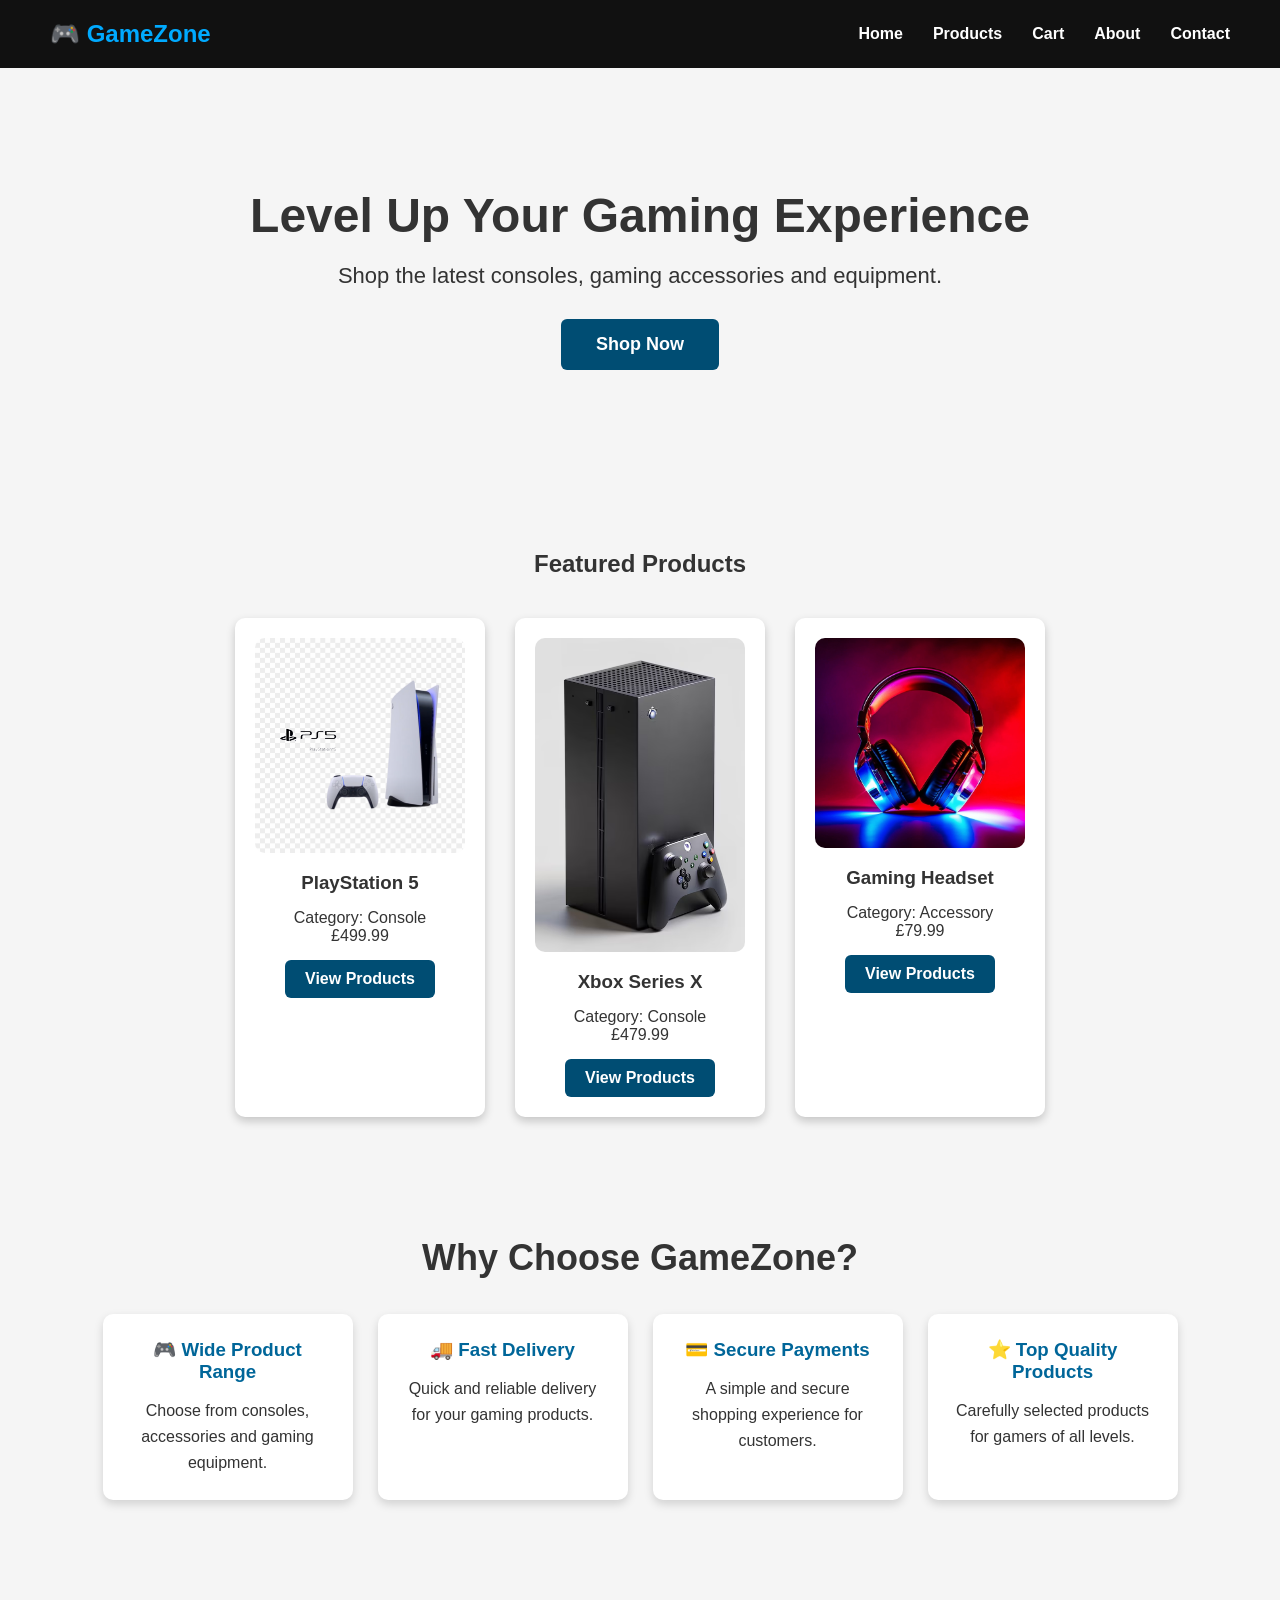
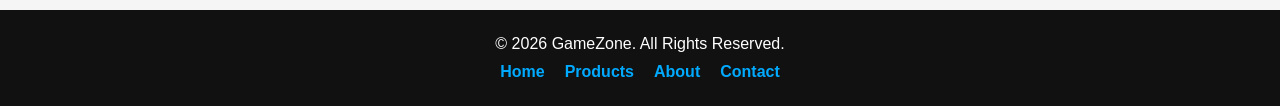
<file: index.html>
<!DOCTYPE html>
<html lang="en">

<head>
    <meta charset="UTF-8">
    <meta name="viewport" content="width=device-width, initial-scale=1.0">

    <meta name="description"
        content="GameZone is an online gaming store selling consoles, accessories and gaming equipment.">

    <title>GameZone - Home</title>

    <link rel="stylesheet" href="css/style.css">
</head>

<body>

    <header>
        <nav class="navbar">

            <div class="logo">
                <h1>🎮 GameZone</h1>
            </div>

            <ul class="nav-links">
                <li><a href="index.html">Home</a></li>
                <li><a href="shop.html">Products</a></li>
                <li><a href="cart.html">Cart</a></li>
                <li><a href="about.html">About</a></li>
                <li><a href="contact.html">Contact</a></li>
            </ul>

        </nav>
    </header>

    <main>

        <section class="hero">

            <h2>Level Up Your Gaming Experience</h2>

            <p>
                Shop the latest consoles, gaming accessories and equipment.
            </p>

            <a href="shop.html" class="hero-button">Shop Now</a>

        </section>

        <section class="featured">

            <h2>Featured Products</h2>

            <div class="products">

                <div class="card">
                    <img src="images/ps5.png" alt="PlayStation 5 console">
                    <h3>PlayStation 5</h3>
                    <p>Category: Console</p>
                    <p>£499.99</p>

                    <a href="shop.html" class="card-link">
                        View Products
                    </a>
                </div>

                <div class="card">
                    <img src="images/xbox.png" alt="Xbox Series X console">
                    <h3>Xbox Series X</h3>
                    <p>Category: Console</p>
                    <p>£479.99</p>

                    <a href="shop.html" class="card-link">
                        View Products
                    </a>
                </div>

                <div class="card">
                    <img src="images/headset.png" alt="Gaming headset">
                    <h3>Gaming Headset</h3>
                    <p>Category: Accessory</p>
                    <p>£79.99</p>

                    <a href="shop.html" class="card-link">
                        View Products
                    </a>
                </div>

            </div>

        </section>

        <section class="why-us">

            <h2>Why Choose GameZone?</h2>

            <div class="features">

                <div class="feature-box">
                    <h3>🎮 Wide Product Range</h3>
                    <p>
                        Choose from consoles, accessories and gaming equipment.
                    </p>
                </div>

                <div class="feature-box">
                    <h3>🚚 Fast Delivery</h3>
                    <p>
                        Quick and reliable delivery for your gaming products.
                    </p>
                </div>

                <div class="feature-box">
                    <h3>💳 Secure Payments</h3>
                    <p>
                        A simple and secure shopping experience for customers.
                    </p>
                </div>

                <div class="feature-box">
                    <h3>⭐ Top Quality Products</h3>
                    <p>
                        Carefully selected products for gamers of all levels.
                    </p>
                </div>

            </div>

        </section>

    </main>

    <footer>
        <p>&copy; 2026 GameZone. All Rights Reserved.</p>

        <div class="footer-links">
            <a href="index.html">Home</a>
            <a href="shop.html">Products</a>
            <a href="about.html">About</a>
            <a href="contact.html">Contact</a>
        </div>
    </footer>
    <script src="../js/script.js"></script>

</body>

</html>
</file>
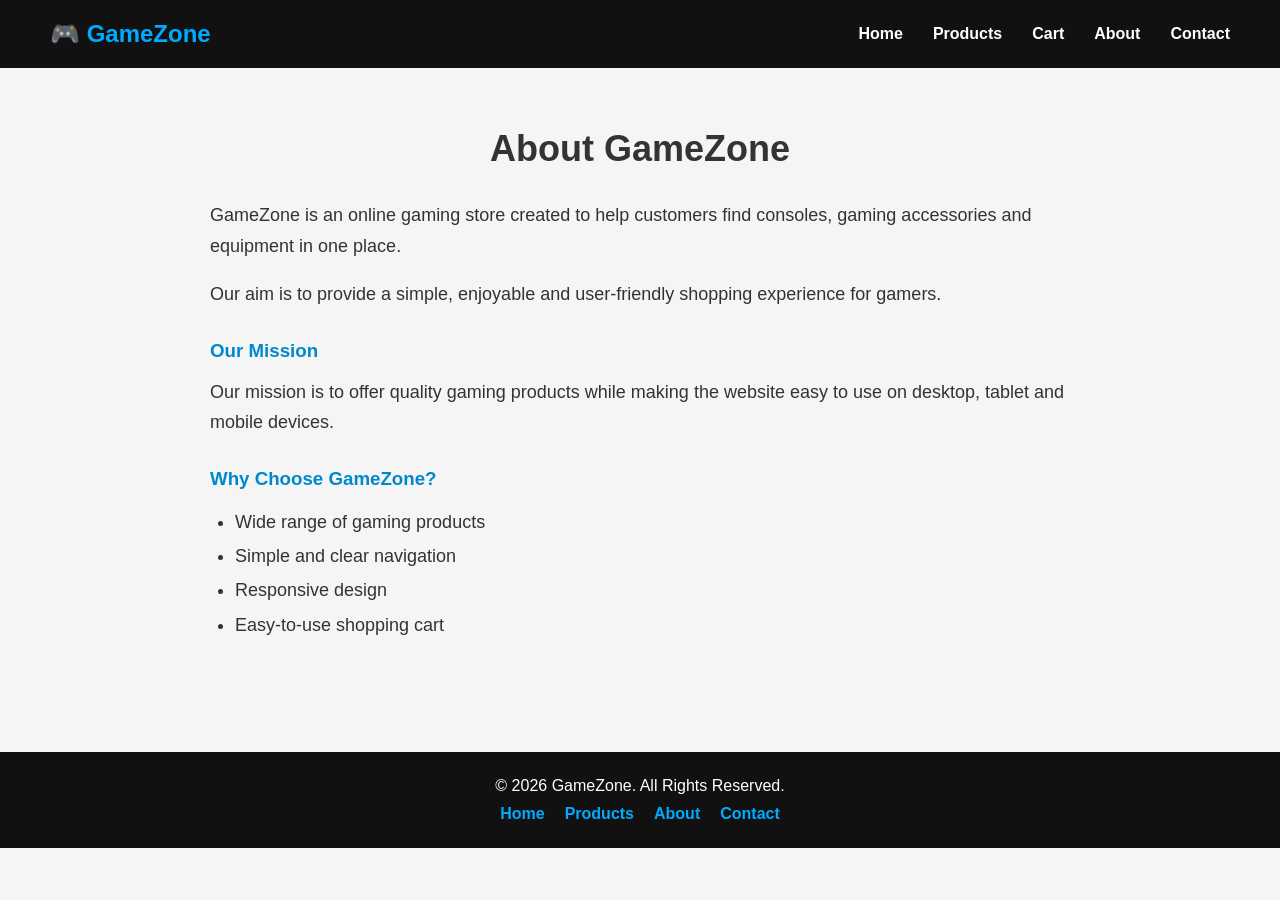
<file: about.html>
<!DOCTYPE html>
<html lang="en">

<head>
    <meta charset="UTF-8">
    <meta name="viewport" content="width=device-width, initial-scale=1.0">

    <meta name="description"
        content="Learn more about GameZone, a gaming store offering consoles, accessories and gaming equipment.">

    <title>About GameZone</title>

    <link rel="stylesheet" href="css/style.css">
</head>

<body>

    <header>
        <nav class="navbar">

            <div class="logo">
                <h1>🎮 GameZone</h1>
            </div>

            <ul class="nav-links">
                <li><a href="index.html">Home</a></li>
                <li><a href="shop.html">Products</a></li>
                <li><a href="cart.html">Cart</a></li>
                <li><a href="about.html">About</a></li>
                <li><a href="contact.html">Contact</a></li>
            </ul>

        </nav>
    </header>

    <main>

        <section class="about-section">

            <h2>About GameZone</h2>

            <p>
                GameZone is an online gaming store created to help customers
                find consoles, gaming accessories and equipment in one place.
            </p>

            <p>
                Our aim is to provide a simple, enjoyable and user-friendly
                shopping experience for gamers.
            </p>

            <h3>Our Mission</h3>

            <p>
                Our mission is to offer quality gaming products while making
                the website easy to use on desktop, tablet and mobile devices.
            </p>

            <h3>Why Choose GameZone?</h3>

            <ul class="about-list">
                <li>Wide range of gaming products</li>
                <li>Simple and clear navigation</li>
                <li>Responsive design</li>
                <li>Easy-to-use shopping cart</li>
            </ul>

        </section>

    </main>

    <footer>
        <p>&copy; 2026 GameZone. All Rights Reserved.</p>

        <div class="footer-links">
            <a href="index.html">Home</a>
            <a href="shop.html">Products</a>
            <a href="about.html">About</a>
            <a href="contact.html">Contact</a>
        </div>
    </footer>

</body>

</html>
</file>
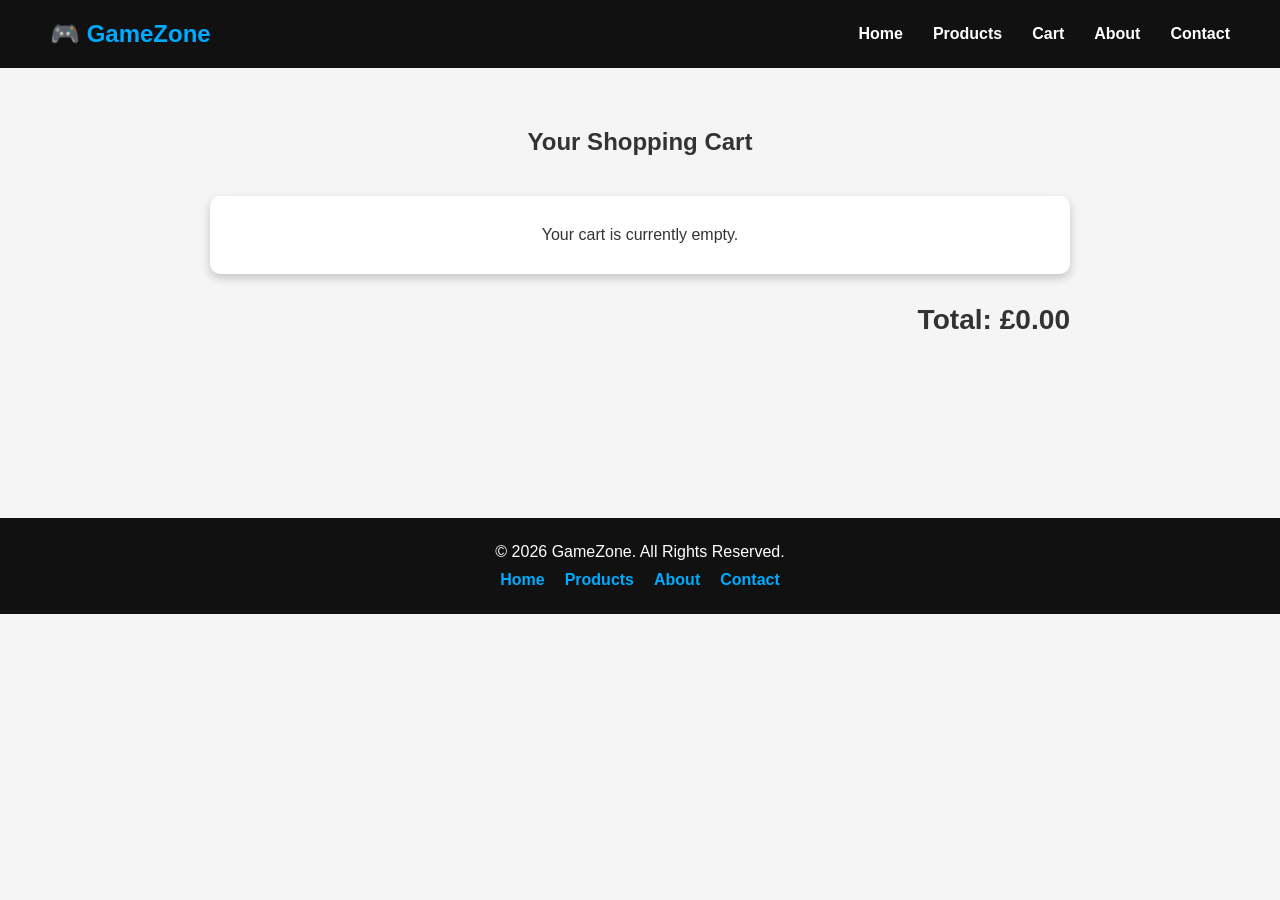
<file: cart.html>
<!DOCTYPE html>
<html lang="en">

<head>
    <meta charset="UTF-8">
    <meta name="viewport" content="width=device-width, initial-scale=1.0">
    <title>GameZone - Cart</title>
    <link rel="stylesheet" href="css/style.css">
</head>

<body>

    <header>
        <nav class="navbar">

            <div class="logo">
                <h1>🎮 GameZone</h1>
            </div>

            <ul class="nav-links">
                <li><a href="index.html">Home</a></li>
                <li><a href="products.html">Products</a></li>
                <li><a href="cart.html">Cart</a></li>
                <li><a href="about.html">About</a></li>
                <li><a href="contact.html">Contact</a></li>
            </ul>

        </nav>
    </header>

    <main>

        <section class="cart-section">

            <h2>Your Shopping Cart</h2>

            <div id="cart-items">
                <p>Your cart is currently empty.</p>
            </div>

            <div class="cart-total">
                <h3>Total: £0.00</h3>
            </div>

        </section>

    </main>

    <footer>
        <p>&copy; 2026 GameZone. All Rights Reserved.</p>

        <div class="footer-links">
            <a href="index.html">Home</a>
            <a href="products.html">Products</a>
            <a href="about.html">About</a>
            <a href="contact.html">Contact</a>
        </div>
    </footer>
<script src="../js/script.js"></script>
</body>

</html>
</file>
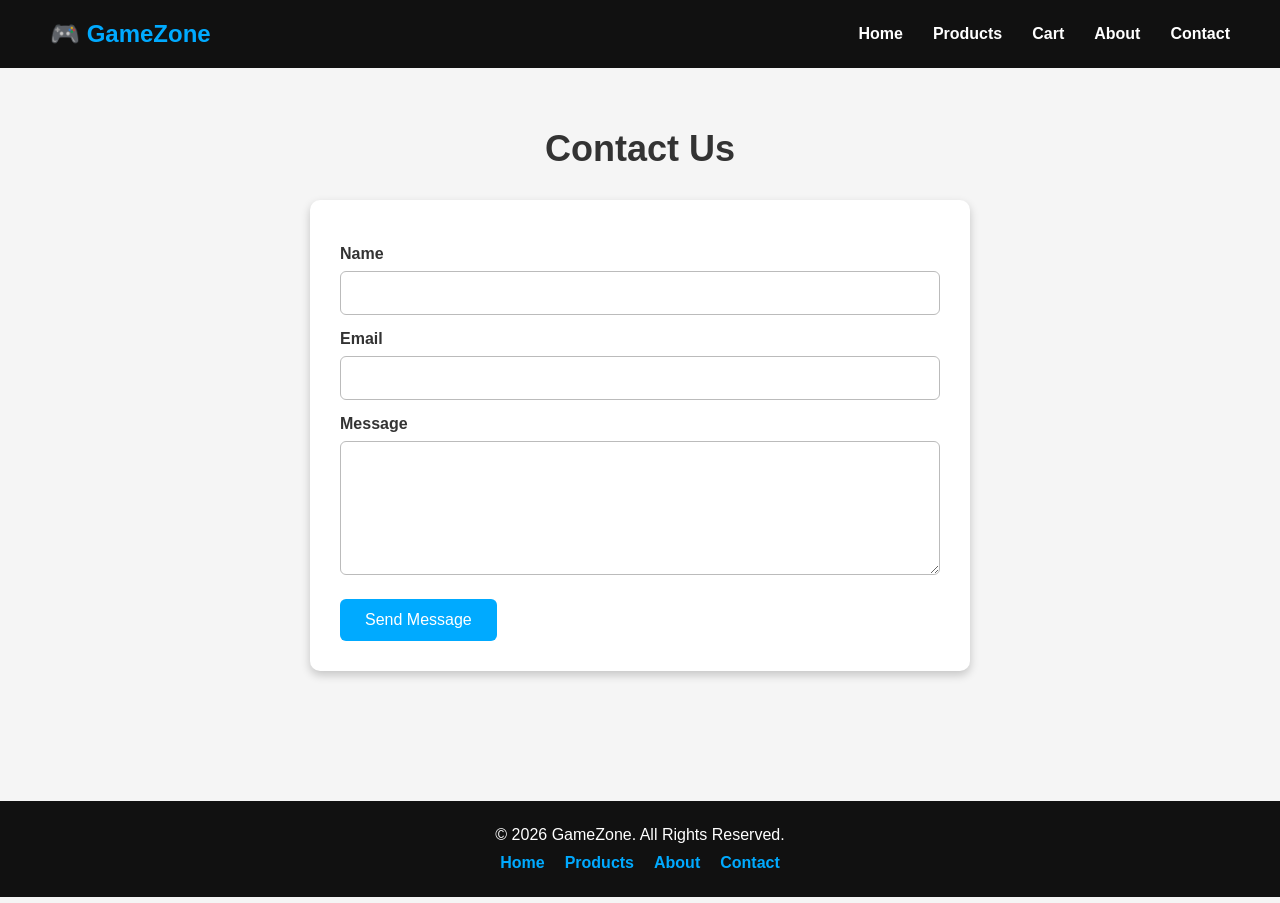
<file: contact.html>
<!DOCTYPE html>
<html lang="en">

<head>
    <meta charset="UTF-8">
    <meta name="viewport" content="width=device-width, initial-scale=1.0">
    <title>Contact GameZone</title>
    <link rel="stylesheet" href="css/style.css">
</head>

<body>

    <header>
        <nav class="navbar">

            <div class="logo">
                <h1>🎮 GameZone</h1>
            </div>

            <ul class="nav-links">
                <li><a href="index.html">Home</a></li>
                <li><a href="shop.html">Products</a></li>
                <li><a href="cart.html">Cart</a></li>
                <li><a href="about.html">About</a></li>
                <li><a href="contact.html">Contact</a></li>
            </ul>

        </nav>
    </header>

    <main>

        <section class="contact-section">

            <h2>Contact Us</h2>

            <form id="contactForm">

                <label for="name">Name</label>
                <input type="text" id="name">

                <label for="email">Email</label>
                <input type="email" id="email">

                <label for="message">Message</label>
                <textarea id="message" rows="6"></textarea>

                <button type="submit">Send Message</button>

            </form>

            <p id="successMessage"></p>

        </section>

    </main>

    <footer>
        <p>&copy; 2026 GameZone. All Rights Reserved.</p>

        <div class="footer-links">
            <a href="index.html">Home</a>
            <a href="shop.html">Products</a>
            <a href="about.html">About</a>
            <a href="contact.html">Contact</a>
        </div>
    </footer>

    <script src="../js/script.js"></script>

</body>
</html>
</file>
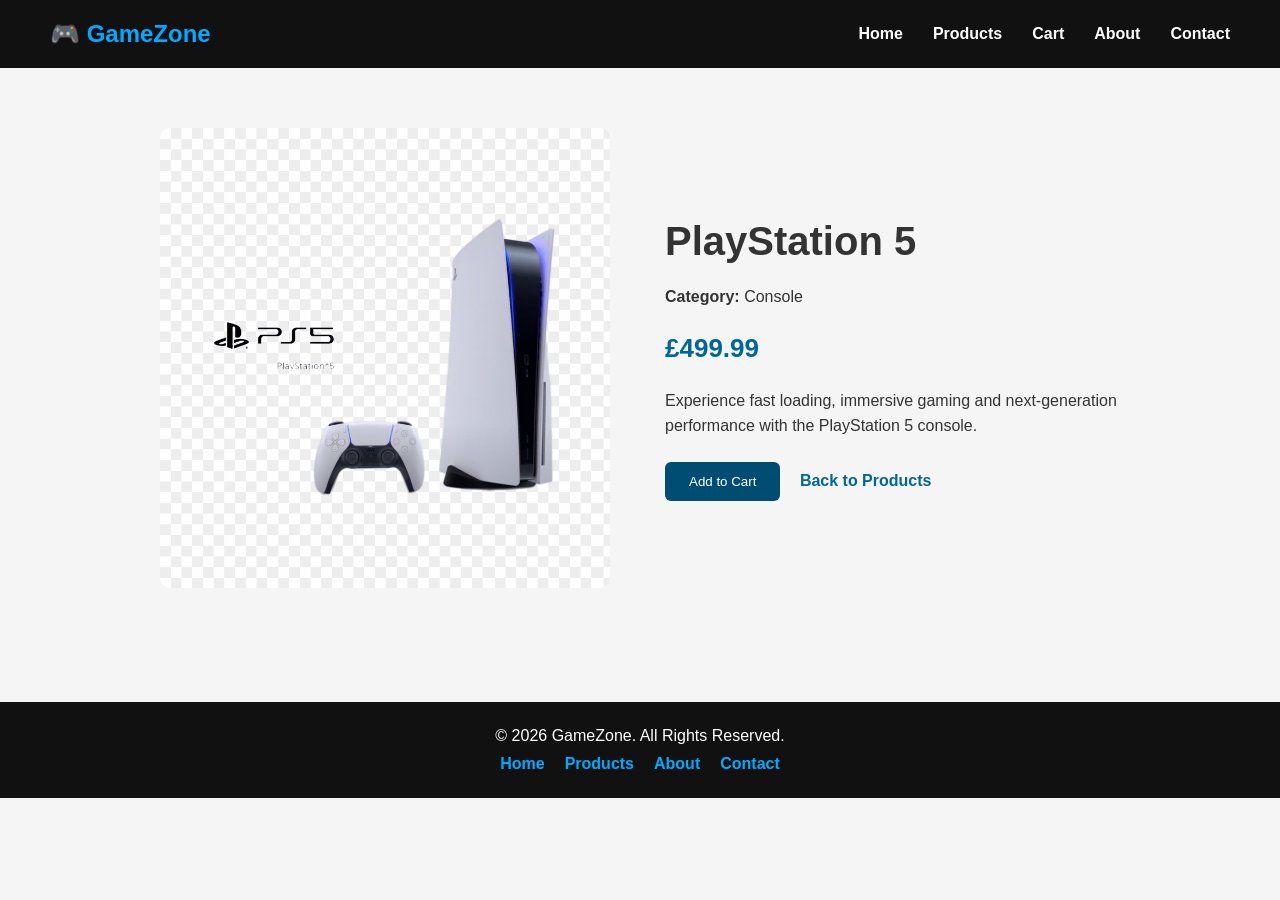
<file: product-detail.html>
<!DOCTYPE html>
<html lang="en">

<head>
    <meta charset="UTF-8">
    <meta name="viewport" content="width=device-width, initial-scale=1.0">
    <title>PlayStation 5 - GameZone</title>
    <link rel="stylesheet" href="../css/style.css">
</head>

<body>

    <header>
        <nav class="navbar">

            <div class="logo">
                <h1>🎮 GameZone</h1>
            </div>

            <ul class="nav-links">
                <li><a href="index.html">Home</a></li>
                <li><a href="shop.html">Products</a></li>
                <li><a href="cart.html">Cart</a></li>
                <li><a href="about.html">About</a></li>
                <li><a href="contact.html">Contact</a></li>
            </ul>

        </nav>
    </header>

    <main>

        <section class="product-detail">

            <div class="product-detail-image">
               <img src="images/ps5.png" alt="PlayStation 5 console">
            </div>

            <div class="product-detail-info">
                <h2>PlayStation 5</h2>

                <p><strong>Category:</strong> Console</p>

                <p class="detail-price">£499.99</p>

                <p>
                    Experience fast loading, immersive gaming and next-generation
                    performance with the PlayStation 5 console.
                </p>

                <button
                    class="add-to-cart"
                    data-name="PlayStation 5"
                    data-price="499.99">
                    Add to Cart
                </button>

                <a href="shop.html" class="back-link">Back to Products</a>
            </div>

        </section>

    </main>

    <footer>
        <p>&copy; 2026 GameZone. All Rights Reserved.</p>

        <div class="footer-links">
            <a href="index.html">Home</a>
            <a href="shop.html">Products</a>
            <a href="about.html">About</a>
            <a href="contact.html">Contact</a>
        </div>
    </footer>

    <script src="css/js/script.js"></script>

</body>

</html>
</file>
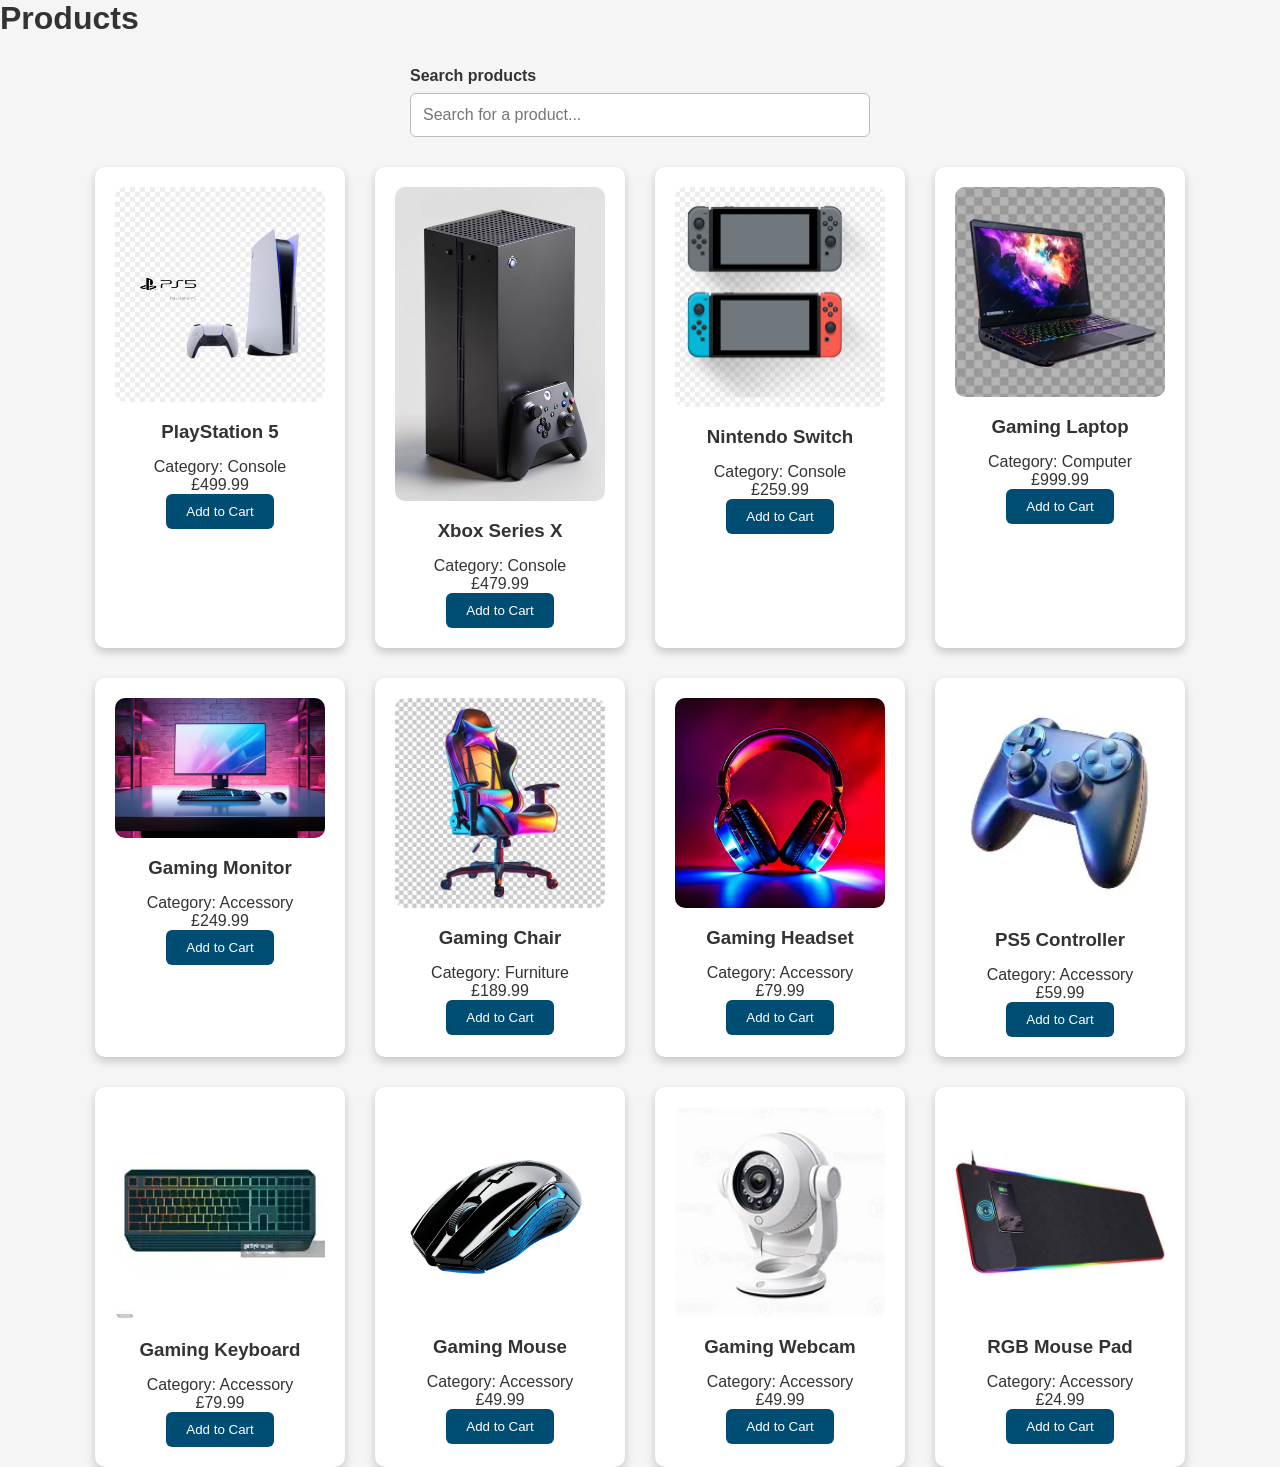
<file: shop.html>
<!DOCTYPE html>
<html lang="en">

<head>
    <meta charset="UTF-8">
    <meta name="viewport" content="width=device-width, initial-scale=1.0">
    <title>GameZone Products</title>
    <link rel="stylesheet" href="css/style.css">
</head>

<body>

    <h1>Products</h1>
    <div class="search-box">
    <label for="productSearch">Search products</label>
    <input
        type="text"
        id="productSearch"
        placeholder="Search for a product..."
    >
</div>

    <div class="products">

            <div class="card">
    <img src="images/ps5.png" alt="PlayStation 5">
    <h3>PlayStation 5</h3>
    <p>Category: Console</p>
    <p>£499.99</p>

    <button
        class="add-to-cart"
        data-name="PlayStation 5"
        data-price="499.99">
        Add to Cart
    </button>
</div>
            <div class="card">
                <img src="images/xbox.png" alt="Xbox Series X">
                <h3>Xbox Series X</h3>
                <p>Category: Console</p>
                <p>£479.99</p>
                <button
    class="add-to-cart"
    data-name="Xbox Series X"
    data-price="479.99">
    Add to Cart
</button>
            </div>

            <div class="card">
                <img src="images/switch.png" alt="Nintendo Switch">
                <h3>Nintendo Switch</h3>
                <p>Category: Console</p>
                <p>£259.99</p>
               <button
    class="add-to-cart"
    data-name="Nintendo Switch"
    data-price="259.99">
    Add to Cart
            </div>

            <div class="card">
                <img src="images/gaminglaptop.png" alt="Gaming Laptop">
                <h3>Gaming Laptop</h3>
                <p>Category: Computer</p>
                <p>£999.99</p>
                <button
    class="add-to-cart"
    data-name="Gaming Laptop"
    data-price="999.99">
    Add to Cart
</button>
            </div>

            <div class="card">
                <img src="images/gamingmonitor.png" alt="Gaming Monitor">
                <h3>Gaming Monitor</h3>
                <p>Category: Accessory</p>
                <p>£249.99</p>
                <button
    class="add-to-cart"
    data-name="Gaming Monitor"
    data-price="249.99">
    Add to Cart
</button>
            </div>

            <div class="card">
                <img src="images/gamingchair.png" alt="Gaming Chair">
                <h3>Gaming Chair</h3>
                <p>Category: Furniture</p>
                <p>£189.99</p>
                <button
    class="add-to-cart"
    data-name="Gaming Chair"
    data-price="189.99">
    Add to Cart
</button>
            </div>

            <div class="card">
                <img src="images/headset.png" alt="Gaming Headset">
                <h3>Gaming Headset</h3>
                <p>Category: Accessory</p>
                <p>£79.99</p>
                <button
    class="add-to-cart"
    data-name="Gaming Headset"
    data-price="79.99">
    Add to Cart
</button>
            </div>

            <div class="card">
                <img src="images/controller.png" alt="PS5 Controller">
                <h3>PS5 Controller</h3>
                <p>Category: Accessory</p>
                <p>£59.99</p>
                <button
    class="add-to-cart"
    data-name="PS5 Controller"
    data-price="59.99">
    Add to Cart
</button>
            </div>

            <div class="card">
                <img src="images/keyboard.png" alt="Gaming Keyboard">
                <h3>Gaming Keyboard</h3>
                <p>Category: Accessory</p>
                <p>£79.99</p>
                <button
    class="add-to-cart"
    data-name="Gaming Keyboard"
    data-price="79.99">
    Add to Cart
</button>
            </div>

            <div class="card">
                <img src="images/mouse.png" alt="Gaming Mouse">
                <h3>Gaming Mouse</h3>
                <p>Category: Accessory</p>
                <p>£49.99</p>
               <button
    class="add-to-cart"
    data-name="Gaming Mouse"
    data-price="49.99">
    Add to Cart
</button>
            </div>

            <div class="card">
                <img src="images/webcam.png" alt="Gaming Webcam">
                <h3>Gaming Webcam</h3>
                <p>Category: Accessory</p>
                <p>£49.99</p>
               <button
    class="add-to-cart"
    data-name="Gaming Webcam"
    data-price="49.99">
    Add to Cart
</button>
            </div>

            <div class="card">
                <img src="images/mousepad.png" alt="RGB Mouse Pad">
                <h3>RGB Mouse Pad</h3>
                <p>Category: Accessory</p>
                <p>£24.99</p>
               <button
    class="add-to-cart"
    data-name="RGB Mouse Pad"
    data-price="24.99">
    Add to Cart
</button>
            </div>

        </div>
        <script src="../js/script.js"></script

            </body>
</html>
</file>
<file: css/style.css>
/* Reset */

* {
    margin: 0;
    padding: 0;
    box-sizing: border-box;
}

/* Body */

body {
    font-family: Arial, Helvetica, sans-serif;
    background: #f5f5f5;
    color: #333;
}

/* Navigation */

.navbar {
    background: #111;
    color: white;
    display: flex;
    justify-content: space-between;
    align-items: center;
    padding: 20px 50px;
}

.logo h1 {
    color: #00aaff;
}

.nav-links {
    list-style: none;
    display: flex;
    gap: 30px;
}

.nav-links a {
    color: white;
    text-decoration: none;
    font-weight: bold;
}

.nav-links a:hover {
    color: #00aaff;
}

/* Hero Section */

.hero {
    text-align: center;
    padding: 120px 20px;
}

.hero h2 {
    font-size: 48px;
    margin-bottom: 20px;
}

.hero p {
    font-size: 22px;
    margin-bottom: 30px;
}

.hero button {
    background: #00aaff;
    color: white;
    border: none;
    padding: 15px 35px;
    font-size: 18px;
    border-radius: 8px;
    cursor: pointer;
}

.hero button:hover {
    background: #0088cc;
}
/* Featured Products */

.featured{
    padding:60px 50px;
}

.featured h2{
    text-align:center;
    margin-bottom:40px;
}

.products{
    display:flex;
    justify-content:center;
    gap:30px;
    flex-wrap:wrap;
}

.card{
    background:white;
    width:250px;
    padding:20px;
    border-radius:10px;
    text-align:center;
    box-shadow:0 4px 10px rgba(0,0,0,0.2);
    transition:0.3s;
}

.card:hover{
    transform:translateY(-8px);
}

.card img{
    width:100%;
    border-radius:10px;
}

.card h3{
    margin:15px 0;
}

.card button{
    background:#00aaff;
    color:white;
    border:none;
    padding:10px 20px;
    border-radius:6px;
    cursor:pointer;
}

.card button:hover{
    background:#0088cc;
}
footer {
    background-color: #111;
    color: white;
    text-align: center;
    padding: 25px 20px;
    margin-top: 50px;
}

footer p {
    margin-bottom: 10px;
}

.footer-links {
    display: flex;
    justify-content: center;
    gap: 20px;
    flex-wrap: wrap;
}

.footer-links a {
    color: #00aaff;
    text-decoration: none;
    font-weight: bold;
}

.footer-links a:hover {
    color: white;
}
.cart-section {
    max-width: 900px;
    min-height: 400px;
    margin: 0 auto;
    padding: 60px 20px;
}

.cart-section h2 {
    text-align: center;
    margin-bottom: 40px;
}

#cart-items {
    background: white;
    padding: 30px;
    border-radius: 10px;
    box-shadow: 0 4px 10px rgba(0, 0, 0, 0.2);
    text-align: center;
}

.cart-total {
    max-width: 900px;
    margin: 30px auto 0;
    text-align: right;
    font-size: 24px;
    font-weight: bold;
}
.about-section {
    max-width: 900px;
    min-height: 500px;
    margin: 0 auto;
    padding: 60px 20px;
}

.about-section h2 {
    text-align: center;
    margin-bottom: 30px;
    font-size: 36px;
}

.about-section h3 {
    margin-top: 30px;
    margin-bottom: 15px;
    color: #0088cc;
}

.about-section p {
    margin-bottom: 18px;
    line-height: 1.7;
    font-size: 18px;
}

.about-list {
    margin-left: 25px;
    line-height: 1.9;
    font-size: 18px;
}
.contact-section {
    max-width: 700px;
    min-height: 500px;
    margin: 0 auto;
    padding: 60px 20px;
}

.contact-section h2 {
    text-align: center;
    margin-bottom: 30px;
    font-size: 36px;
}

#contactForm {
    background: white;
    padding: 30px;
    border-radius: 10px;
    box-shadow: 0 4px 10px rgba(0, 0, 0, 0.2);
}

#contactForm label {
    display: block;
    margin-top: 15px;
    margin-bottom: 8px;
    font-weight: bold;
}

#contactForm input,
#contactForm textarea {
    width: 100%;
    padding: 12px;
    border: 1px solid #bbb;
    border-radius: 6px;
    font-size: 16px;
}

#contactForm textarea {
    resize: vertical;
}

#contactForm button {
    background: #00aaff;
    color: white;
    border: none;
    padding: 12px 25px;
    margin-top: 20px;
    border-radius: 6px;
    cursor: pointer;
    font-size: 16px;
}

#contactForm button:hover {
    background: #0088cc;
}

#successMessage {
    text-align: center;
    margin-top: 20px;
    font-weight: bold;
}
.cart-item {
    padding: 20px;
    margin-bottom: 20px;
    border-bottom: 1px solid #ddd;
}

.cart-item:last-child {
    border-bottom: none;
    margin-bottom: 0;
}

.cart-item h3 {
    margin-bottom: 10px;
}

.cart-item p {
    margin: 8px 0;
}

.cart-item button {
    background: #00aaff;
    color: white;
    border: none;
    padding: 7px 12px;
    margin: 8px 5px;
    border-radius: 5px;
    cursor: pointer;
}

.cart-item button:hover {
    background: #0088cc;
}

.cart-item .remove {
    background: #cc3333;
}

.cart-item .remove:hover {
    background: #aa2222;
}
.why-us {
    padding: 60px 20px;
    text-align: center;
}

.why-us h2 {
    margin-bottom: 35px;
    font-size: 36px;
}

.features {
    display: flex;
    justify-content: center;
    gap: 25px;
    flex-wrap: wrap;
}

.feature-box {
    background: white;
    width: 250px;
    padding: 25px;
    border-radius: 10px;
    box-shadow: 0 4px 10px rgba(0, 0, 0, 0.15);
    transition: 0.3s;
}

.feature-box:hover {
    transform: translateY(-6px);
}

.feature-box h3 {
    margin-bottom: 15px;
    color: #0088cc;
}

.feature-box p {
    line-height: 1.6;
}
.hero-button,
.card-link {
    display: inline-block;
    background: #00aaff;
    color: white;
    text-decoration: none;
    border-radius: 6px;
    font-weight: bold;
}

.hero-button {
    padding: 15px 35px;
    font-size: 18px;
}

.card-link {
    padding: 10px 20px;
    margin-top: 15px;
}

.hero-button:hover,
.card-link:hover {
    background: #0088cc;
}
@media (max-width: 900px) {
    .navbar {
        padding: 20px;
        flex-direction: column;
        gap: 20px;
    }

    .nav-links {
        flex-wrap: wrap;
        justify-content: center;
        gap: 15px;
    }

    .hero {
        padding: 70px 20px;
    }

    .hero h2 {
        font-size: 36px;
    }

    .products {
        gap: 20px;
    }

    .card {
        width: 220px;
    }
}

@media (max-width: 600px) {
    .navbar {
        padding: 15px;
    }

    .logo h1 {
        font-size: 26px;
    }

    .nav-links {
        flex-direction: column;
        align-items: center;
        gap: 12px;
    }

    .hero {
        padding: 50px 15px;
    }

    .hero h2 {
        font-size: 30px;
    }

    .hero p {
        font-size: 17px;
    }

    .featured,
    .why-us,
    .about-section,
    .contact-section {
        padding: 40px 15px;
    }

    .products,
    .features {
        flex-direction: column;
        align-items: center;
    }

    .card,
    .feature-box {
        width: 100%;
        max-width: 340px;
    }

    #contactForm {
        padding: 20px;
    }

    .cart-section {
        padding: 40px 15px;
    }

    .cart-item {
        padding: 15px 5px;
    }

    footer {
        padding: 25px 15px;
    }
}
.search-box {
    max-width: 500px;
    margin: 30px auto;
    padding: 0 20px;
}

.search-box label {
    display: block;
    margin-bottom: 8px;
    font-weight: bold;
}

.search-box input {
    width: 100%;
    padding: 12px;
    border: 1px solid #bbb;
    border-radius: 6px;
    font-size: 16px;
}
@media (max-width: 768px) {

    .navbar {
        flex-direction: column;
        align-items: center;
    }

    .nav-links {
        flex-direction: column;
        gap: 10px;
        margin-top: 15px;
    }

    .products {
        flex-direction: column;
        align-items: center;
    }

    .card {
        width: 90%;
        max-width: 350px;
    }

    .features {
        flex-direction: column;
        align-items: center;
    }

    .feature-box {
        width: 90%;
        max-width: 350px;
    }

    .hero h2 {
        font-size: 32px;
    }

    .hero p {
        font-size: 18px;
    }

    footer {
        text-align: center;
    }

}
.product-detail {
    max-width: 1000px;
    margin: 0 auto;
    padding: 60px 20px;
    display: flex;
    gap: 50px;
    align-items: center;
    flex-wrap: wrap;
}

.product-detail-image {
    flex: 1;
    min-width: 280px;
}

.product-detail-image img {
    width: 100%;
    max-width: 450px;
    border-radius: 10px;
}

.product-detail-info {
    flex: 1;
    min-width: 280px;
}

.product-detail-info h2 {
    font-size: 40px;
    margin-bottom: 20px;
}

.product-detail-info p {
    margin-bottom: 18px;
    line-height: 1.6;
}

.detail-price {
    font-size: 26px;
    font-weight: bold;
    color: #0088cc;
}

.product-detail-info button {
    background: #00aaff;
    color: white;
    border: none;
    padding: 12px 24px;
    border-radius: 6px;
    cursor: pointer;
    margin-right: 15px;
}

.product-detail-info button:hover {
    background: #0088cc;
}

.back-link {
    display: inline-block;
    margin-top: 15px;
    color: #0088cc;
    text-decoration: none;
    font-weight: bold;
}
.hero-button,
.card-link,
.card button,
.product-detail-info button {
   background-color: #004d73;
}

.feature-box h3,
.detail-price,
.back-link {
    color: #006699;
}
a:focus,
button:focus,
input:focus,
textarea:focus {
    outline: 3px solid #ffcc00;
    outline-offset: 3px;
}
</file>
